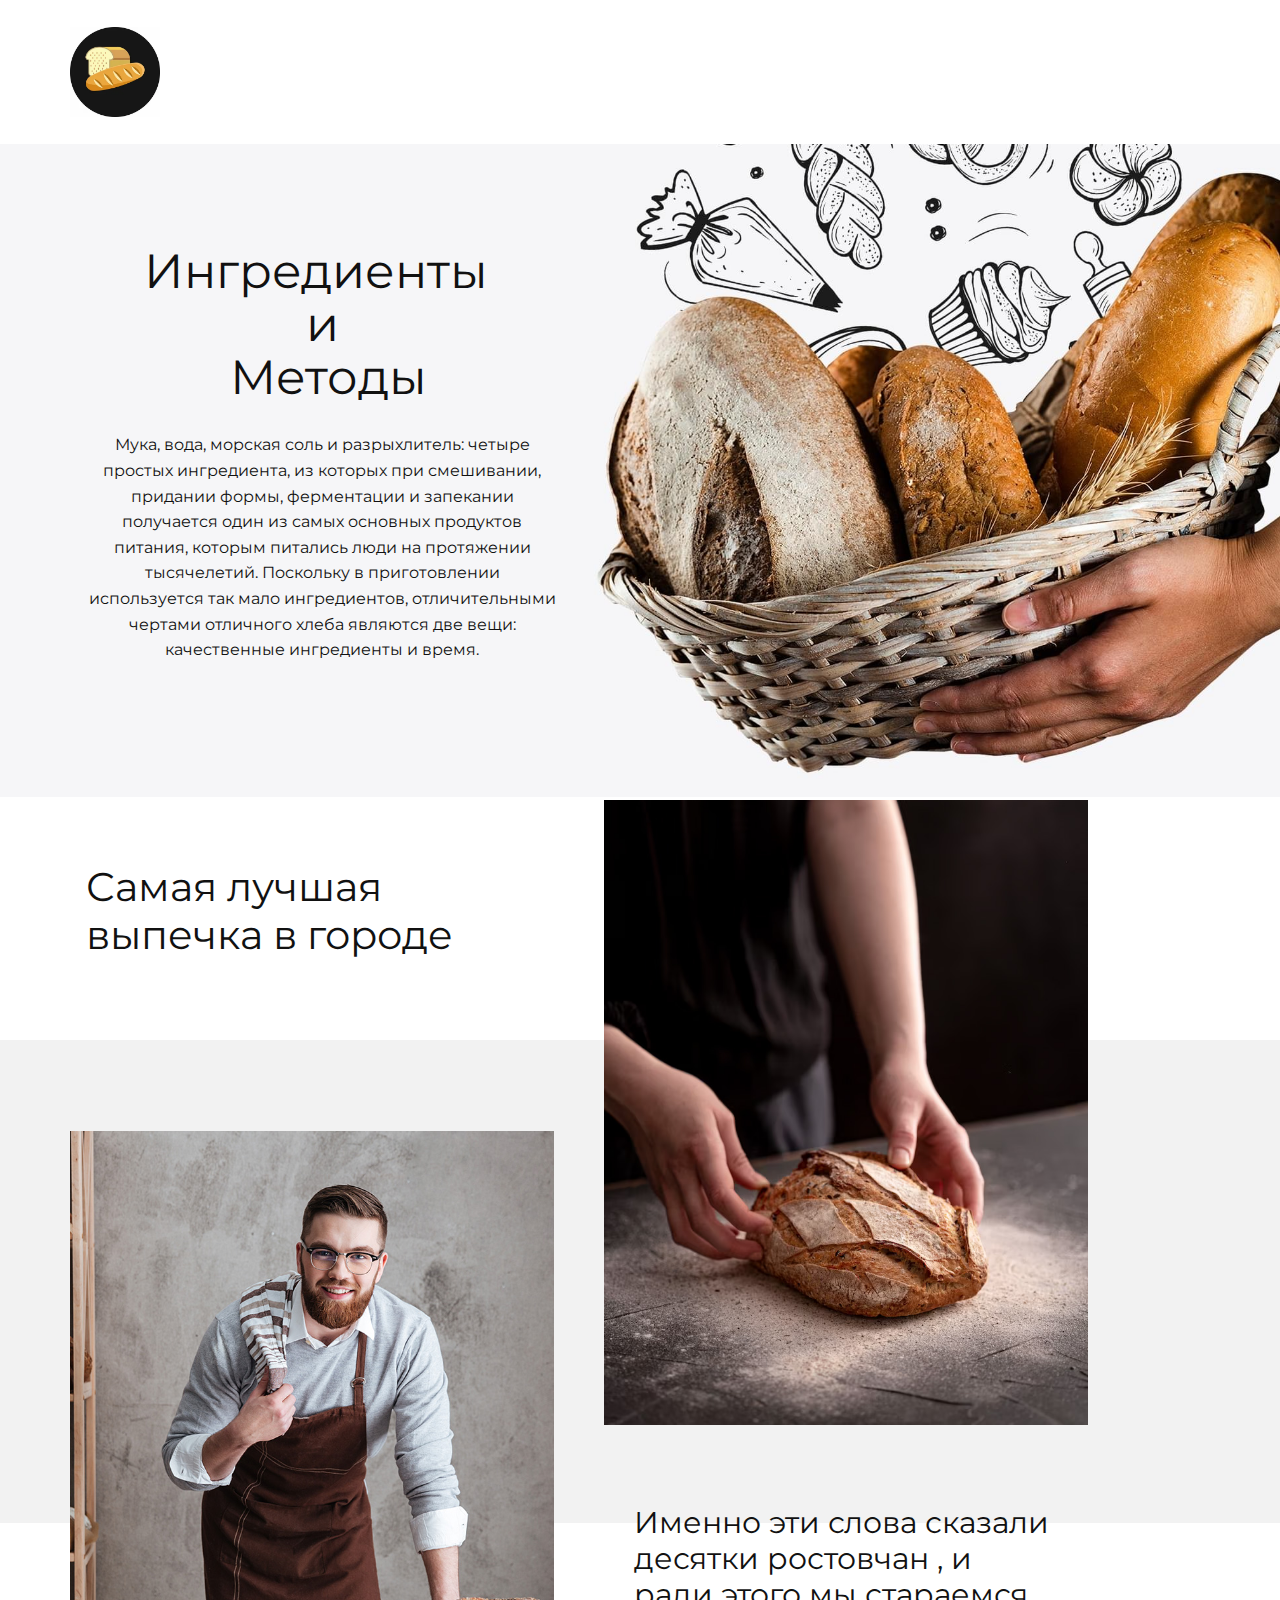
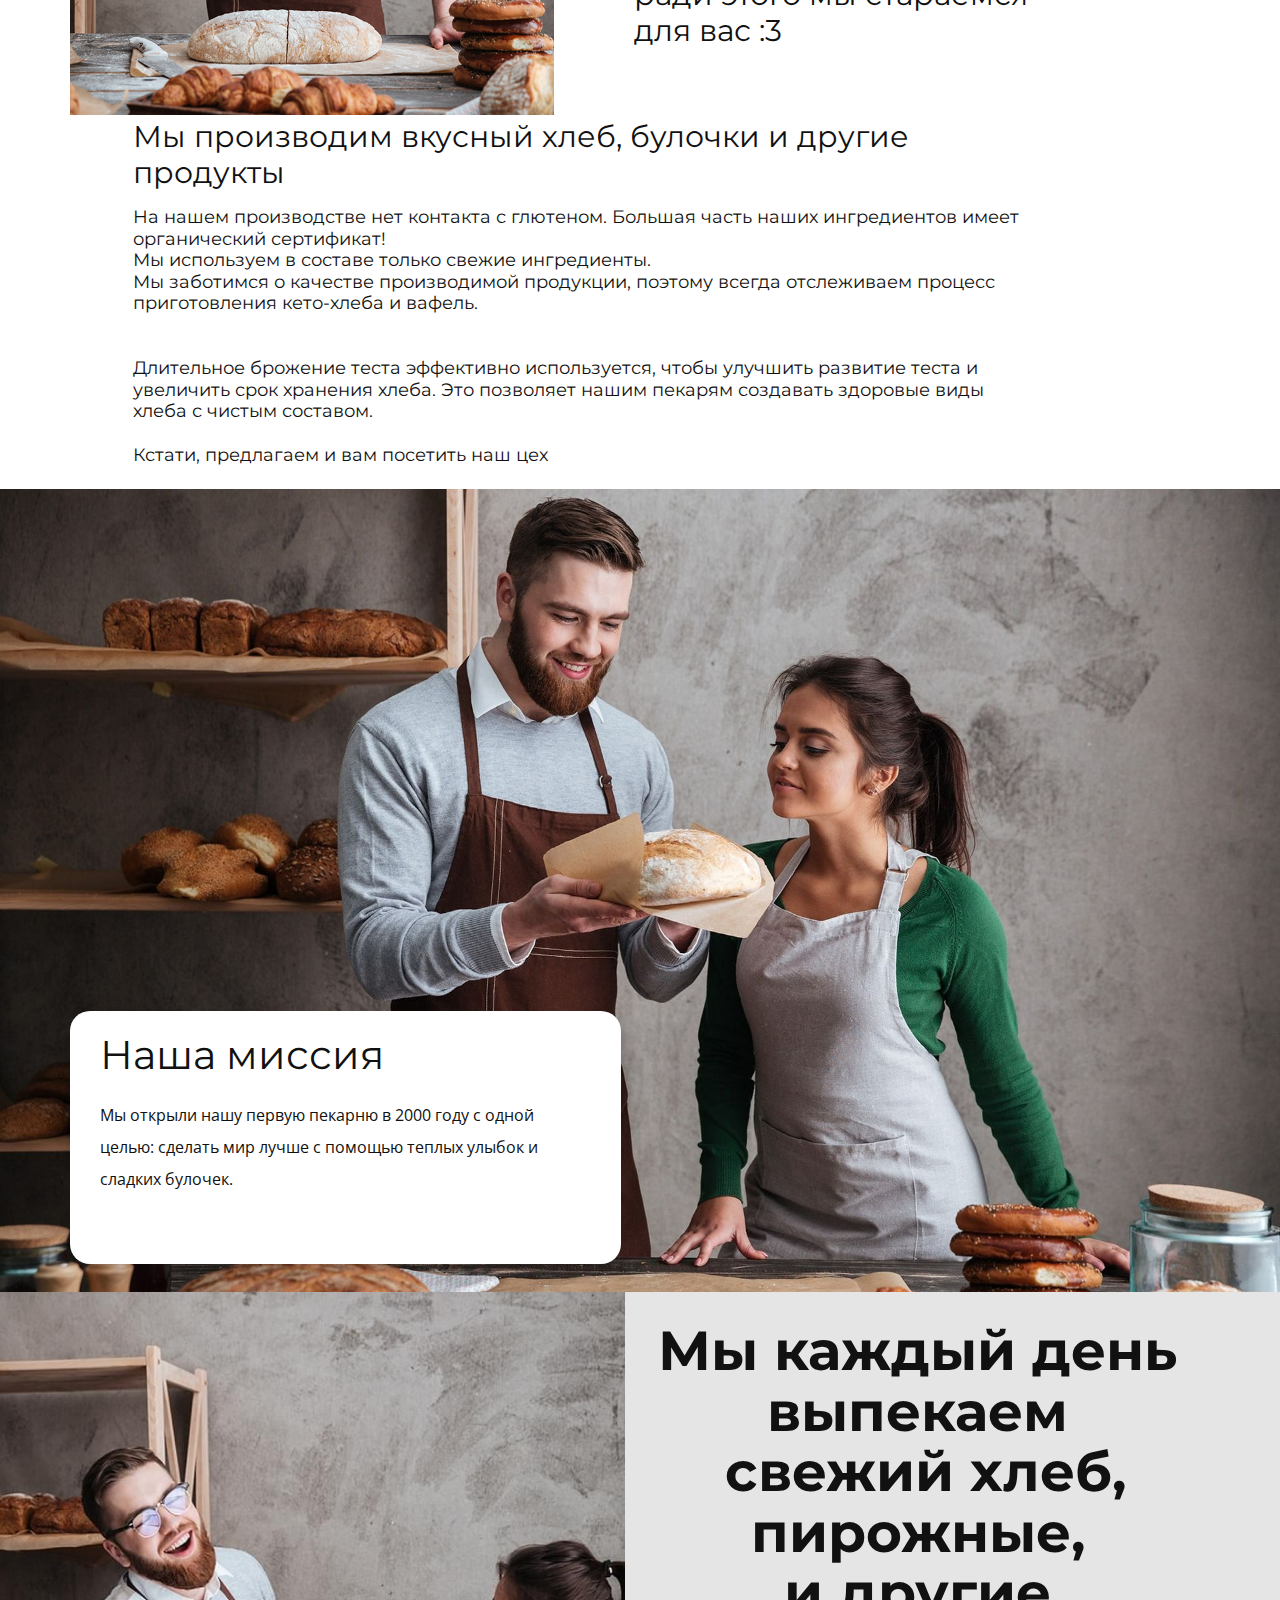
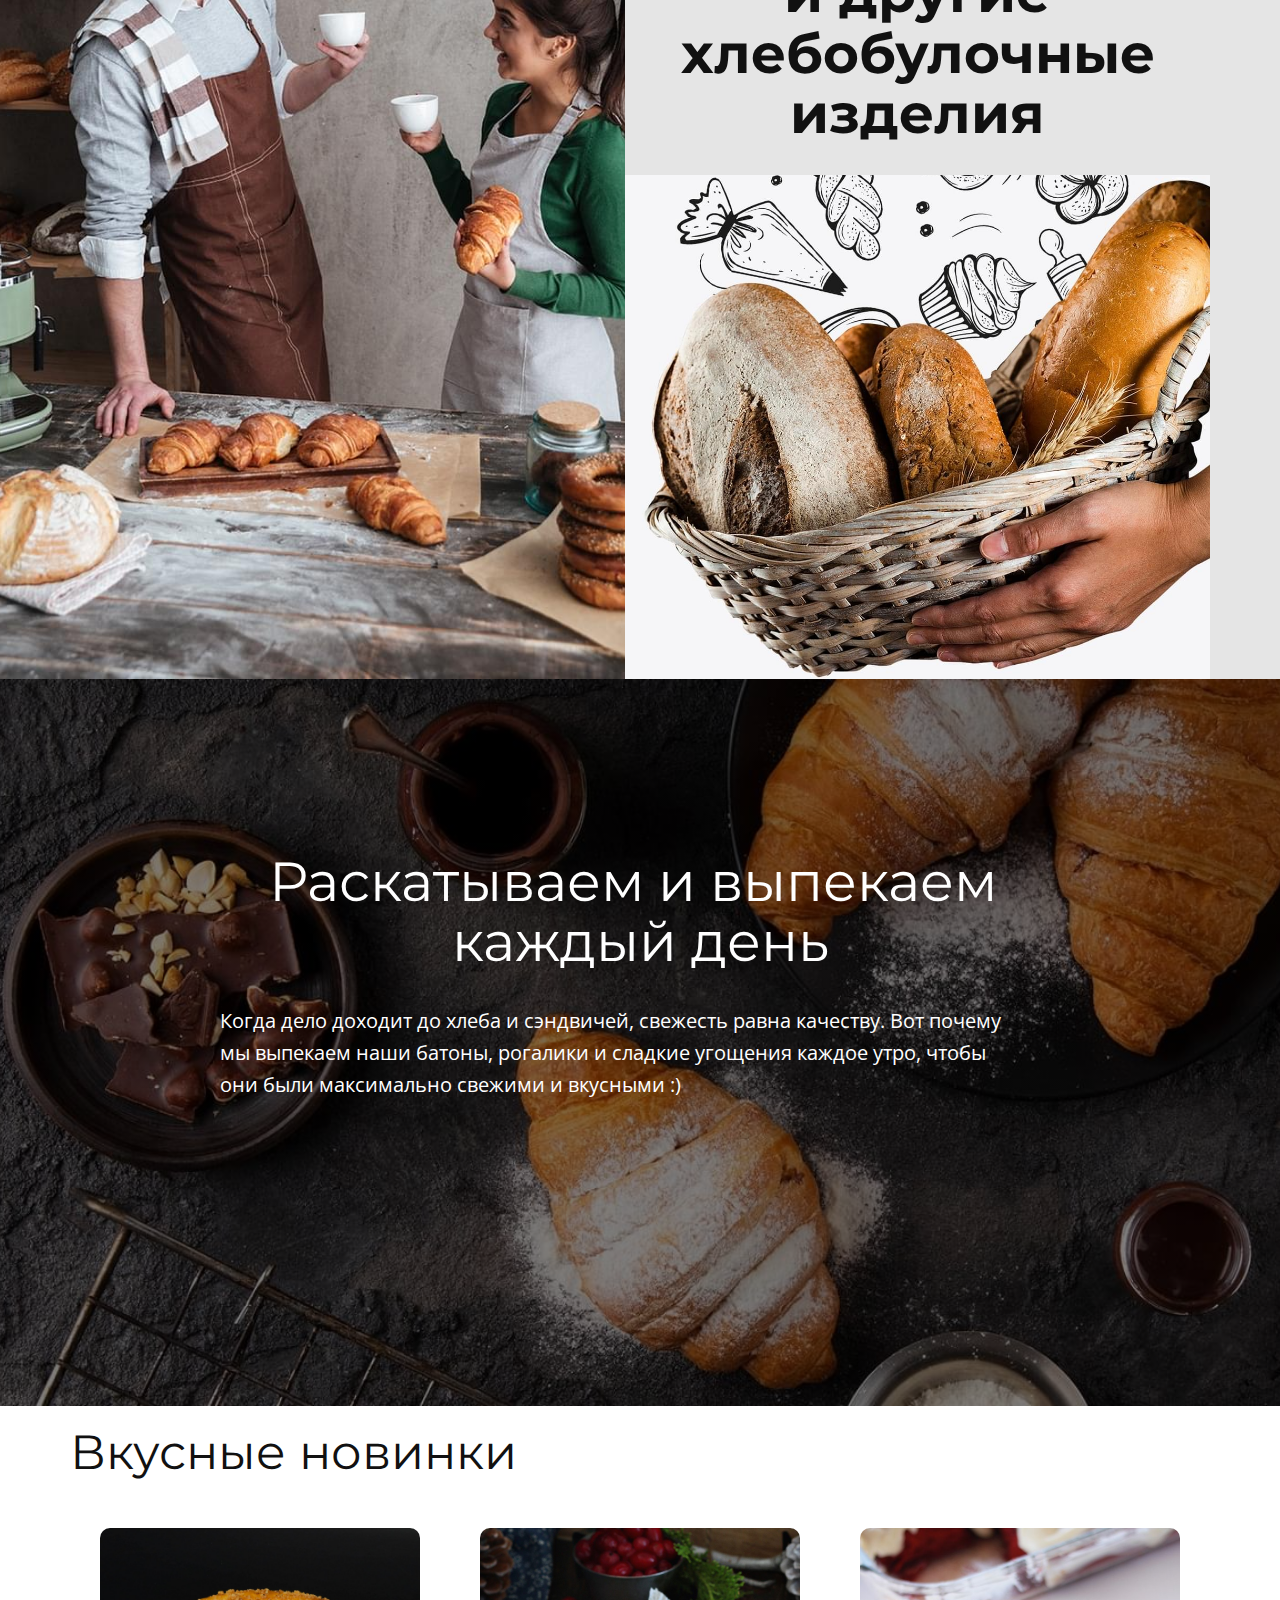
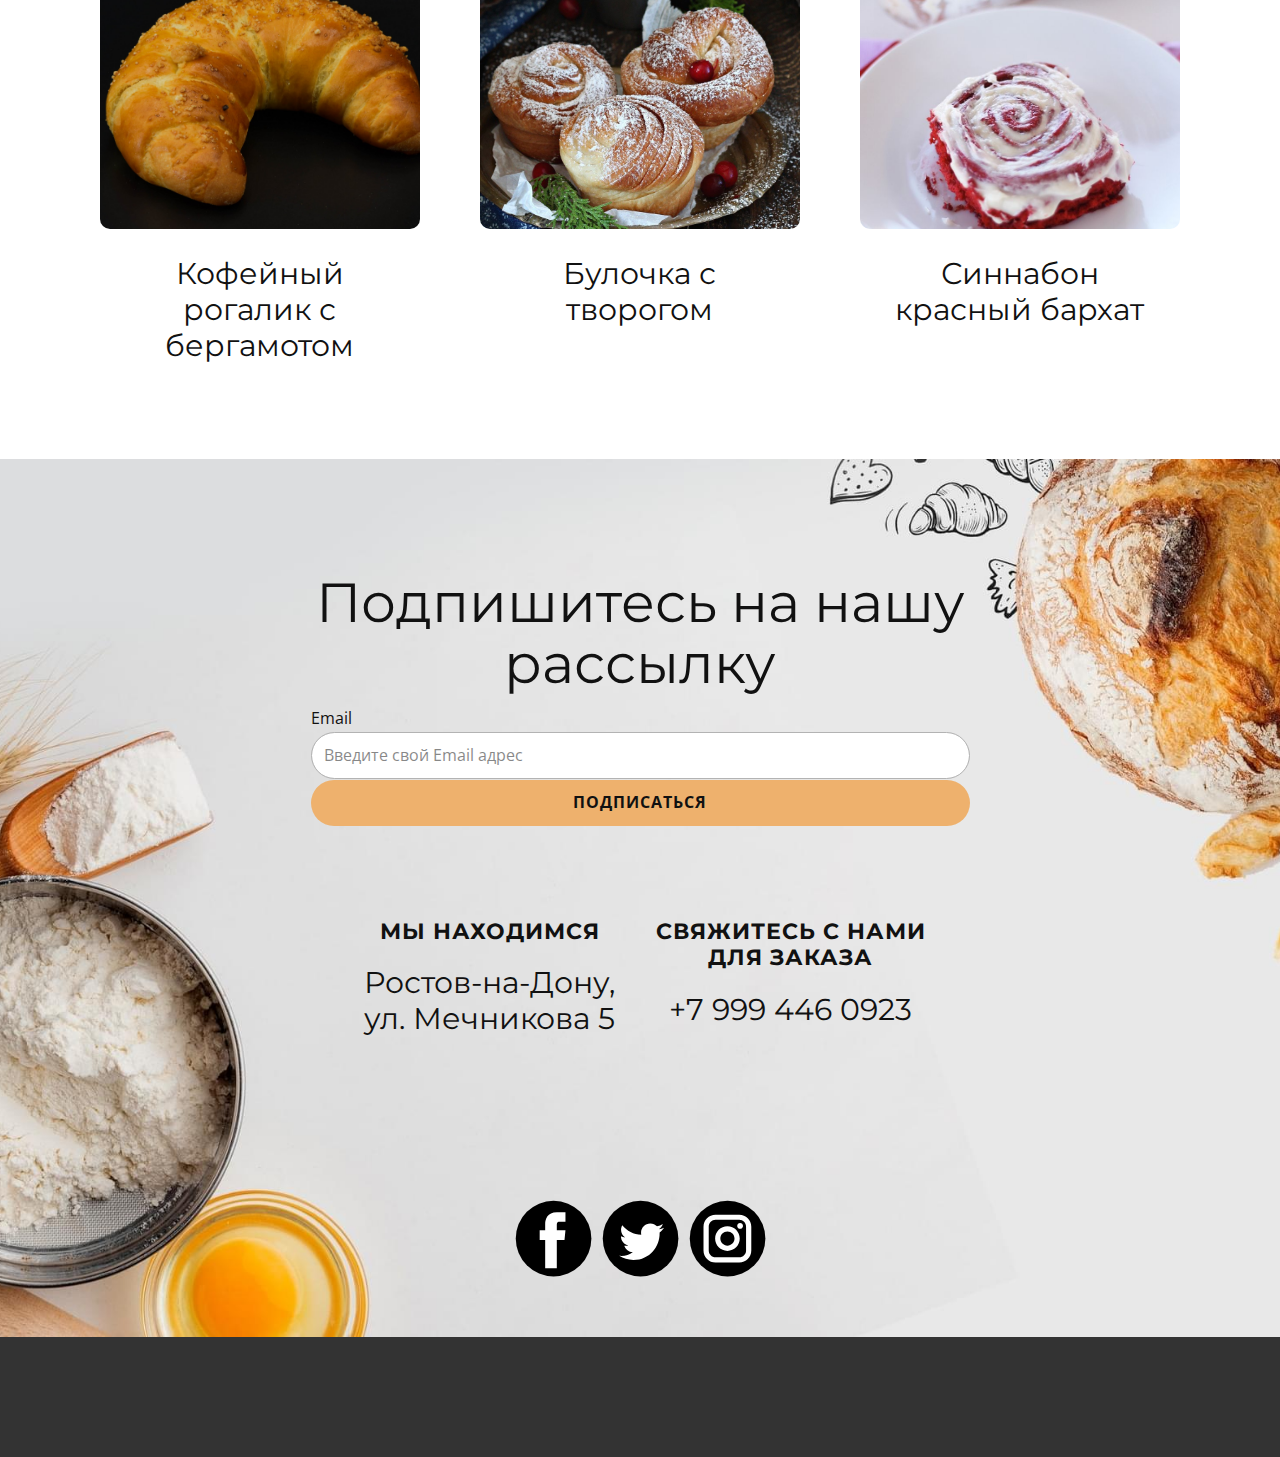
<file: index.html>
<!DOCTYPE html>
<html style="font-size: 16px;" lang="ru-RU"><head>
    <meta name="viewport" content="width=device-width, initial-scale=1.0">
    <meta charset="utf-8">
    <meta name="keywords" content="​Ingredients &amp;amp; Method, ​​We bake fresh, handmade bread, pastries and cakes every day, ​Roll, proof, and bake. Every day., Contact Us">
    <meta name="description" content="">
    <title>Главная</title>
    <link rel="stylesheet" href="page.css" media="screen">
<link rel="stylesheet" href="Главная.css" media="screen">
    <meta name="generator" content="">
    <meta name="referrer" content="origin">
    <link rel="icon" href="images/i.webp">
    <link id="u-theme-google-font" rel="stylesheet" href="https://fonts.googleapis.com/css?family=Montserrat:100,100i,200,200i,300,300i,400,400i,500,500i,600,600i,700,700i,800,800i,900,900i|Open+Sans:300,300i,400,400i,500,500i,600,600i,700,700i,800,800i">
    
    
    
    
    
    
    
    
    
    <meta name="theme-color" content="#eeb16d">
    <meta property="og:title" content="Главная">
    <meta property="og:description" content="">
    <meta property="og:type" content="website">
  <meta data-intl-tel-input-cdn-path="intlTelInput/"></head>
  <body data-home-page="Главная.html" data-home-page-title="Главная" class="u-body u-xl-mode" data-lang="ru"><header class="u-clearfix u-header u-header" id="sec-14ca"><div class="u-clearfix u-sheet u-sheet-1">
        <a href="Главная.html" class="u-hover-feature u-image u-logo u-image-1" data-image-width="320" data-image-height="320" title="Главная">
          <img src="images/i.webp?rand=1b5b" class="u-logo-image u-logo-image-1">
        </a>
        <nav class="u-menu u-menu-hamburger u-offcanvas u-menu-1" data-responsive-from="XL">
          <div class="menu-collapse" style="font-size: 1rem; letter-spacing: 0px; text-transform: uppercase;">
            <a class="u-button-style u-custom-left-right-menu-spacing u-custom-padding-bottom u-custom-text-active-color u-custom-top-bottom-menu-spacing u-nav-link u-text-active-palette-1-base u-text-hover-palette-2-base" href="#" data-lang-en="{&quot;content&quot;:&quot;<svg class=\&quot;u-svg-link\&quot; viewBox=\&quot;0 0 24 24\&quot;><use xmlns:xlink=\&quot;http://www.w3.org/1999/xlink\&quot; xlink:href=\&quot;#menu-hamburger\&quot;></use></svg><svg class=\&quot;u-svg-content\&quot; version=\&quot;1.1\&quot; id=\&quot;menu-hamburger\&quot; viewBox=\&quot;0 0 16 16\&quot; x=\&quot;0px\&quot; y=\&quot;0px\&quot; xmlns:xlink=\&quot;http://www.w3.org/1999/xlink\&quot; xmlns=\&quot;http://www.w3.org/2000/svg\&quot;>    <g>        <rect y=\&quot;1\&quot; width=\&quot;16\&quot; height=\&quot;2\&quot;></rect>        <rect y=\&quot;7\&quot; width=\&quot;16\&quot; height=\&quot;2\&quot;></rect>        <rect y=\&quot;13\&quot; width=\&quot;16\&quot; height=\&quot;2\&quot;></rect>    </g></svg>&quot;,&quot;href&quot;:&quot;#&quot;}" style="padding: 9px 14px; font-size: calc(1em + 18px);">
              <svg class="u-svg-link" viewBox="0 0 24 24"><use xmlns:xlink="http://www.w3.org/1999/xlink" xlink:href="#menu-hamburger"></use></svg>
              <svg class="u-svg-content" version="1.1" id="menu-hamburger" viewBox="0 0 16 16" x="0px" y="0px" xmlns:xlink="http://www.w3.org/1999/xlink" xmlns="http://www.w3.org/2000/svg"><g><rect y="1" width="16" height="2"></rect><rect y="7" width="16" height="2"></rect><rect y="13" width="16" height="2"></rect>
</g></svg>
            </a>
          </div>
          <div class="u-nav-container">
            <ul class="u-nav u-unstyled u-nav-1"><li class="u-nav-item"><a class="u-button-style u-nav-link u-text-active-palette-2-base u-text-hover-palette-2-base" href="Главная.html" style="padding: 10px 20px;">Главная</a>
</li><li class="u-nav-item"><a class="u-button-style u-nav-link u-text-active-palette-2-base u-text-hover-palette-2-base" href="О-нас.html" style="padding: 10px 20px;">О нас</a>
</li><li class="u-nav-item"><a class="u-button-style u-nav-link u-text-active-palette-2-base u-text-hover-palette-2-base" href="Контакты.html" style="padding: 10px 20px;">Контакты</a>
</li></ul>
          </div>
          <div class="u-nav-container-collapse">
            <div class="u-black u-container-style u-inner-container-layout u-opacity u-opacity-95 u-sidenav">
              <div class="u-inner-container-layout u-sidenav-overflow">
                <div class="u-menu-close"></div>
                <ul class="u-align-center u-nav u-popupmenu-items u-unstyled u-nav-2"><li class="u-nav-item"><a class="u-button-style u-nav-link" href="Главная.html">Главная</a>
</li><li class="u-nav-item"><a class="u-button-style u-nav-link" href="О-нас.html">О нас</a>
</li><li class="u-nav-item"><a class="u-button-style u-nav-link" href="Контакты.html">Контакты</a>
</li></ul>
              </div>
            </div>
            <div class="u-black u-menu-overlay u-opacity u-opacity-70"></div>
          </div>
        </nav>
      </div></header> 
    <section class="u-clearfix u-image u-section-1" id="sec-a8af" data-image-width="1980" data-image-height="1114">
      <div class="u-clearfix u-layout-wrap u-layout-wrap-1">
        <div class="u-layout">
          <div class="u-layout-row">
            <div class="u-align-left u-container-align-center u-container-style u-layout-cell u-left-cell u-size-25 u-layout-cell-1">
              <div class="u-container-layout u-container-layout-1">
                <h2 class="u-align-center u-text u-text-1" data-lang-en="​Ingredients &amp;amp; Method<br>">Ингредиенты&nbsp;<br>и<br>&nbsp;Методы
                </h2>
                <p class="u-align-center u-custom-font u-heading-font u-text u-text-2" data-lang-en="​Flour, water, sea salt, and leavening: four simple ingredients that—when mixed, shaped, fermented, and baked—make one of the most basic foods that has nourished humans for thousands of years. Since such few ingredients are involved, two things set great bread apart: quality ingredients and time."> Мука, вода, морская соль и разрыхлитель: четыре простых ингредиента, из которых при смешивании, придании формы, ферментации и запекании получается один из самых основных продуктов питания, которым питались люди на протяжении тысячелетий. Поскольку в приготовлении используется так мало ингредиентов, отличительными чертами отличного хлеба являются две вещи: качественные ингредиенты и время.</p>
              </div>
            </div>
            <div class="u-container-style u-image u-layout-cell u-right-cell u-shape-rectangle u-size-35 u-image-1" data-image-width="1112" data-image-height="1080" data-animation-name="customAnimationIn" data-animation-duration="1000">
              <div class="u-container-layout u-container-layout-2"></div>
            </div>
          </div>
        </div>
      </div>
    </section>
    <section class="u-align-center u-clearfix u-valign-middle u-white u-section-2" id="sec-0166">
      <div class="u-expanded-width u-grey-5 u-shape u-shape-rectangle u-shape-1"></div>
      <div class="u-clearfix u-gutter-50 u-layout-wrap u-layout-wrap-1">
        <div class="u-layout">
          <div class="u-layout-row">
            <div class="u-size-30 u-size-60-md">
              <div class="u-layout-col">
                <div class="u-container-style u-layout-cell u-left-cell u-size-20 u-layout-cell-1">
                  <div class="u-container-layout u-container-layout-1">
                    <h3 class="u-text u-text-1" data-lang-en="​Delicious Baking.
<br>Exceptional
<br>Quality."> Самая лучшая выпечка в городе</h3>
                  </div>
                </div>
                <div class="u-container-style u-image u-layout-cell u-left-cell u-size-40 u-image-1" data-image-width="800" data-image-height="869" data-animation-name="customAnimationIn" data-animation-duration="1000">
                  <div class="u-container-layout u-container-layout-2"></div>
                </div>
              </div>
            </div>
            <div class="u-size-30 u-size-60-md">
              <div class="u-layout-col">
                <div class="u-container-style u-image u-layout-cell u-right-cell u-size-40 u-image-2" data-image-width="740" data-image-height="1110" data-animation-name="customAnimationIn" data-animation-duration="1000">
                  <div class="u-container-layout u-container-layout-3"></div>
                </div>
                <div class="u-container-style u-hidden-md u-hidden-sm u-hidden-xs u-layout-cell u-right-cell u-size-20 u-layout-cell-4">
                  <div class="u-container-layout u-container-layout-4">
                    <h4 class="u-text u-text-default u-text-2"> Именно эти слова сказали десятки ростовчан , и ради этого мы стараемся для вас :3</h4>
                  </div>
                </div>
              </div>
            </div>
          </div>
        </div>
      </div>
      <div class="u-container-style u-group u-group-1">
        <div class="u-container-layout u-container-layout-5">
          <h4 class="u-text u-text-3" data-lang-en="W​e produce delicious bread, rolls and other products"> Мы производим вкусный хлеб, булочки и другие продукты</h4>
          <h6 class="u-text u-text-4"> На нашем производстве нет контакта с глютеном. Большая часть наших ингредиентов имеет органический сертификат!<br>Мы используем в составе только свежие ингредиенты.<br>Мы заботимся о качестве производимой продукции, поэтому всегда отслеживаем процесс приготовления кето-хлеба и вафель.&nbsp;<br>
            <br>
            <br>Длительное брожение теста эффективно используется, чтобы улучшить развитие теста и увеличить срок хранения хлеба. Это позволяет нашим пекарям создавать здоровые виды хлеба с чистым составом.<br>
            <br>Кстати, предлагаем и вам посетить наш цех
          </h6>
        </div>
      </div>
    </section>
    <section class="u-clearfix u-grey-10 u-valign-middle-lg u-valign-middle-md u-valign-middle-sm u-valign-middle-xl u-section-3" id="carousel_8bad">
      <img class="u-expanded-width u-image u-image-1" src="images/ggg5-min.jpg" data-image-width="1980" data-image-height="1320">
      <div class="u-container-style u-group u-radius-20 u-shape-round u-white u-group-1" data-animation-name="customAnimationIn" data-animation-duration="1000">
        <div class="u-container-layout u-container-layout-1">
          <h3 class="u-text u-text-1" data-lang-en="Our Mission">Наша миссия</h3>
          <p class="u-text u-text-2" data-lang-en="​We opened our first bakery in the South End in 2000 with one goal: to make the world a sweeter place through warm smiles, gooey sticky buns, in voluptate velit esse cillum dolore eu fugiat nulla pariatur. Excepteur sint occaecat cupidatat non proident, sunt in culpa qui officia deserunt mollit anim id est laborum."> Мы открыли нашу первую пекарню в 2000 году с одной целью: сделать мир лучше с помощью теплых улыбок и сладких булочек.</p>
        </div>
      </div>
    </section>
    <section class="u-align-center u-clearfix u-grey-10 u-section-4" id="carousel_dfd0">
      <div class="u-align-left u-clearfix u-layout-wrap u-layout-wrap-1">
        <div class="u-layout" style="">
          <div class="u-layout-row" style="">
            <div class="u-container-align-center u-container-style u-image u-layout-cell u-size-31 u-image-1" data-image-width="797" data-image-height="1080" data-animation-name="customAnimationIn" data-animation-duration="1000">
              <div class="u-container-layout u-container-layout-1"></div>
            </div>
            <div class="u-container-style u-layout-cell u-size-29 u-layout-cell-2">
              <div class="u-container-layout u-container-layout-2">
                <h2 class="u-align-center u-text u-text-1" data-lang-en="​​We bake fresh, handmade bread, pastries and cakes every day"> Мы каждый день выпекаем<br>&nbsp;свежий хлеб, пирожные,<br>и другие хлебобулочные изделия
                </h2>
                <img class="u-expanded-width u-image u-image-default u-image-2" src="images/-min.jpg" alt="" data-image-width="1112" data-image-height="1080">
              </div>
            </div>
          </div>
        </div>
      </div>
    </section>
    <section class="skrollable skrollable-between u-align-center u-clearfix u-image u-shading u-section-5" src="" id="carousel_0abe" data-image-width="1280" data-image-height="640">
      <div class="u-clearfix u-sheet u-sheet-1">
        <h2 class="u-align-center u-text u-text-1" data-lang-en="​Roll, proof, and bake. Every day.">Раскатываем и выпекаем&nbsp;<br>каждый день
        </h2>
        <p class="u-align-left u-large-text u-text u-text-variant u-text-2" data-lang-en="​When it comes to bread and sandwiches, freshness equals quality. That's why we bake our loaves, bagels, and sweet treats every single morning for maximum freshness."> Когда дело доходит до хлеба и сэндвичей, свежесть равна качеству. Вот почему мы выпекаем наши батоны, рогалики и сладкие угощения каждое утро, чтобы они были максимально свежими и вкусными :)</p>
      </div>
    </section>
    <section class="u-align-center u-clearfix u-section-6" id="sec-cad1">
      <div class="u-clearfix u-sheet u-valign-middle u-sheet-1">
        <h1 class="u-text u-text-default u-text-1">Вкусные новинки</h1><!--products--><!--products_options_json--><!--{"type":"Recent","source":"","tags":"","count":""}--><!--/products_options_json-->
        <div class="u-expanded-width u-products u-products-1">
          <div class="u-repeater u-repeater-1"><!--product_item-->
            <div class="u-align-center u-container-style u-products-item u-repeater-item u-white u-repeater-item-1">
              <div class="u-container-layout u-similar-container u-container-layout-1"><!--product_image-->
                <img alt="" class="u-expanded-width u-image u-image-round u-product-control u-radius-10 u-image-1" src="images/DSC_8826.jpg" data-image-width="4663" data-image-height="3497"><!--/product_image-->
                <h4 class="u-text u-text-2">Кофейный рогалик с бергамотом</h4>
              </div>
            </div><!--/product_item--><!--product_item-->
            <div class="u-align-center u-container-style u-products-item u-repeater-item u-white u-repeater-item-2">
              <div class="u-container-layout u-similar-container u-container-layout-2"><!--product_image-->
                <img alt="" class="u-expanded-width u-image u-image-round u-product-control u-radius-10 u-image-2" src="images/1625389260_27-kartinkin-com-p-bulochki-s-tvorogom-yeda-krasivo-foto-40.jpg" data-image-width="1332" data-image-height="850"><!--/product_image-->
                <h4 class="u-text u-text-3">Булочка с творогом</h4>
              </div>
            </div><!--/product_item--><!--product_item-->
            <div class="u-align-center u-container-style u-products-item u-repeater-item u-white u-repeater-item-3">
              <div class="u-container-layout u-similar-container u-container-layout-3"><!--product_image-->
                <img alt="" class="u-expanded-width u-image u-image-round u-product-control u-radius-10 u-image-3" src="images/46fb00f66a873ce0327491a4831038e5.jpg" data-image-width="736" data-image-height="973"><!--/product_image-->
                <h4 class="u-text u-text-4">Синнабон красный бархат</h4>
              </div>
            </div><!--/product_item-->
          </div>
        </div><!--/products-->
      </div>
    </section>
    <section class="u-clearfix u-image u-section-7" id="sec-10a5" data-image-width="1620" data-image-height="1080">
      <div class="u-clearfix u-sheet u-sheet-1">
        <div class="u-align-left u-container-style u-group u-group-1">
          <div class="u-container-layout u-container-layout-1">
            <h2 class="u-align-center u-text u-text-default u-text-1" data-lang-en="Contact Us">Подпишитесь на нашу рассылку</h2>
            <div class="u-form u-form-1">
              
                <div class="u-form-email u-form-group">
                  <label class="u-label" data-lang-en="Email">Email</label>
                  <input type="email" placeholder="Введите свой Email адрес" id="email-bb9b" name="email" class="u-input u-input-rectangle u-radius-50" required="" data-lang-en="Enter a valid email address">
                </div>
                <div class="u-align-center u-form-group u-form-submit">
                  <a href="#" class="u-btn u-btn-round u-btn-submit u-button-style u-hover-palette-1-dark-1 u-palette-1-base u-radius-50 u-btn-1" data-lang-en="{&quot;content&quot;:&quot;Submit&quot;,&quot;href&quot;:&quot;#&quot;}">Подписаться</a>
                  <input type="submit" value="submit" class="u-form-control-hidden" wfd-id="id510">
                </div>
                <div class="u-form-send-message u-form-send-success" data-lang-en="
            Thank you! Your message has been sent.
        ">Cпасибо) Теперь вы будете получать уведомления при обновлении меню</div>
                <div class="u-form-send-error u-form-send-message" data-lang-en="
            Unable to send your message. Please fix errors then try again.
        ">Ошибка! Пожалуйста введите корректный email</div>
                <input type="hidden" value="" name="recaptchaResponse" wfd-id="id511">
                <input type="hidden" name="formServices" value="9e26815a054b4f5a18ac76ddfccf6e96">
              </form>
            </div>
            <div class="u-list u-list-1">
              <div class="u-repeater u-repeater-1">
                <div class="u-container-style u-list-item u-repeater-item">
                  <div class="u-container-layout u-similar-container u-container-layout-2">
                    <h5 class="u-align-center u-custom-item u-text u-text-2" data-animation-name="" data-animation-duration="0" data-animation-delay="0" data-animation-direction="" data-lang-en="F​ind Us">Мы находимся</h5>
                    <h4 class="u-align-center u-text u-text-3">Ростов-на-Дону, ул. Мечникова 5</h4>
                  </div>
                </div>
                <div class="u-container-align-center u-container-style u-list-item u-repeater-item">
                  <div class="u-container-layout u-similar-container u-container-layout-3">
                    <h5 class="u-align-center u-custom-item u-text u-text-4" data-animation-name="" data-animation-duration="0" data-animation-delay="0" data-animation-direction="" data-lang-en="Call Us">Свяжитесь с нами для заказа</h5>
                    <h4 class="u-align-center u-text u-text-5">+7 999 446 0923</h4>
                  </div>
                </div>
              </div>
            </div>
          </div>
        </div>
        <div class="u-social-icons u-spacing-10 u-social-icons-1">
          <a class="u-social-url" title="facebook" target="_blank" href="https://facebook.com/name"><span class="u-icon u-social-facebook u-social-icon u-text-black u-icon-1"><svg class="u-svg-link" preserveAspectRatio="xMidYMin slice" viewBox="0 0 112 112" style=""><use xmlns:xlink="http://www.w3.org/1999/xlink" xlink:href="#svg-6bfc"></use></svg><svg class="u-svg-content" viewBox="0 0 112 112" x="0" y="0" id="svg-6bfc"><circle fill="currentColor" cx="56.1" cy="56.1" r="55"></circle><path fill="#FFFFFF" d="M73.5,31.6h-9.1c-1.4,0-3.6,0.8-3.6,3.9v8.5h12.6L72,58.3H60.8v40.8H43.9V58.3h-8V43.9h8v-9.2
c0-6.7,3.1-17,17-17h12.5v13.9H73.5z"></path></svg></span>
          </a>
          <a class="u-social-url" title="twitter" target="_blank" href="https://twitter.com/name"><span class="u-icon u-social-icon u-social-twitter u-text-black u-icon-2"><svg class="u-svg-link" preserveAspectRatio="xMidYMin slice" viewBox="0 0 112 112" style=""><use xmlns:xlink="http://www.w3.org/1999/xlink" xlink:href="#svg-6b48"></use></svg><svg class="u-svg-content" viewBox="0 0 112 112" x="0" y="0" id="svg-6b48"><circle fill="currentColor" class="st0" cx="56.1" cy="56.1" r="55"></circle><path fill="#FFFFFF" d="M83.8,47.3c0,0.6,0,1.2,0,1.7c0,17.7-13.5,38.2-38.2,38.2C38,87.2,31,85,25,81.2c1,0.1,2.1,0.2,3.2,0.2
c6.3,0,12.1-2.1,16.7-5.7c-5.9-0.1-10.8-4-12.5-9.3c0.8,0.2,1.7,0.2,2.5,0.2c1.2,0,2.4-0.2,3.5-0.5c-6.1-1.2-10.8-6.7-10.8-13.1
c0-0.1,0-0.1,0-0.2c1.8,1,3.9,1.6,6.1,1.7c-3.6-2.4-6-6.5-6-11.2c0-2.5,0.7-4.8,1.8-6.7c6.6,8.1,16.5,13.5,27.6,14
c-0.2-1-0.3-2-0.3-3.1c0-7.4,6-13.4,13.4-13.4c3.9,0,7.3,1.6,9.8,4.2c3.1-0.6,5.9-1.7,8.5-3.3c-1,3.1-3.1,5.8-5.9,7.4
c2.7-0.3,5.3-1,7.7-2.1C88.7,43,86.4,45.4,83.8,47.3z"></path></svg></span>
          </a>
          <a class="u-social-url" title="instagram" target="_blank" href="https://instagram.com/name"><span class="u-icon u-social-icon u-social-instagram u-text-black u-icon-3"><svg class="u-svg-link" preserveAspectRatio="xMidYMin slice" viewBox="0 0 112 112" style=""><use xmlns:xlink="http://www.w3.org/1999/xlink" xlink:href="#svg-c488"></use></svg><svg class="u-svg-content" viewBox="0 0 112 112" x="0" y="0" id="svg-c488"><circle fill="currentColor" cx="56.1" cy="56.1" r="55"></circle><path fill="#FFFFFF" d="M55.9,38.2c-9.9,0-17.9,8-17.9,17.9C38,66,46,74,55.9,74c9.9,0,17.9-8,17.9-17.9C73.8,46.2,65.8,38.2,55.9,38.2
z M55.9,66.4c-5.7,0-10.3-4.6-10.3-10.3c-0.1-5.7,4.6-10.3,10.3-10.3c5.7,0,10.3,4.6,10.3,10.3C66.2,61.8,61.6,66.4,55.9,66.4z"></path><path fill="#FFFFFF" d="M74.3,33.5c-2.3,0-4.2,1.9-4.2,4.2s1.9,4.2,4.2,4.2s4.2-1.9,4.2-4.2S76.6,33.5,74.3,33.5z"></path><path fill="#FFFFFF" d="M73.1,21.3H38.6c-9.7,0-17.5,7.9-17.5,17.5v34.5c0,9.7,7.9,17.6,17.5,17.6h34.5c9.7,0,17.5-7.9,17.5-17.5V38.8
C90.6,29.1,82.7,21.3,73.1,21.3z M83,73.3c0,5.5-4.5,9.9-9.9,9.9H38.6c-5.5,0-9.9-4.5-9.9-9.9V38.8c0-5.5,4.5-9.9,9.9-9.9h34.5
c5.5,0,9.9,4.5,9.9,9.9V73.3z"></path></svg></span>
          </a>
        </div>
      </div>
    </section>
    
    
    <footer class="u-align-center u-clearfix u-footer u-grey-80 u-footer" id="sec-2b81"><div class="u-clearfix u-sheet u-sheet-1"></div></footer>
  
</body></html>
</file>
